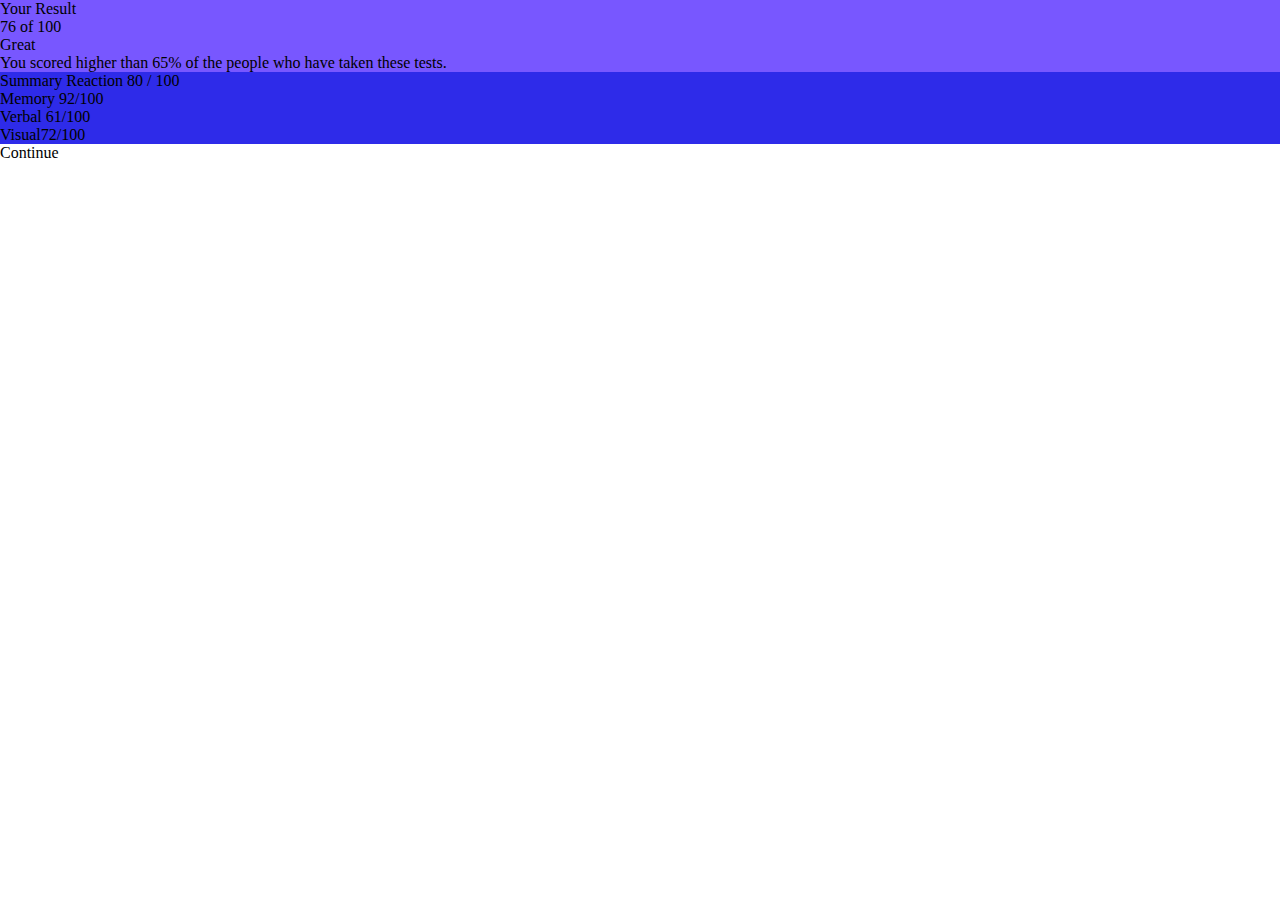
<file: maquetado_1/index.html>
<!DOCTYPE html>
<html lang="en">
<head>
  <meta charset="UTF-8">
  <meta name="viewport" content="width=device-width, initial-scale=1.0"> <!-- displays site properly based on user's device -->

  <link rel="stylesheet" href="./styles.css">
  
  <title>Frontend Mentor | Results summary component</title>

  <!-- Feel free to remove these styles or customise in your own stylesheet 👍 -->
  <style>
    .attribution { font-size: 11px; text-align: center; }
    .attribution a { color: hsl(228, 45%, 44%); }
  </style>
</head>
<body>
  <div class="box">
    <div class="box_1">Your Result</div>
    <div class="box_1"> <span>76</span> 
      of 100</div>
    <div class="box_1">
      <span>Great</span>
      <p>You scored higher than 65% of the people who have taken these tests.</p>
    </div>
    
  </div>

 <div class="container">
  <div class="sumarry">Summary 
    Reaction
   <span>80</span> / 100
  </div> 

  <div class="memory"> Memory <span>92</span>/100</div>
  <div class="verbal">Verbal <span>61</span>/100</div>
  <div class="visual">Visual<span>72</span>/100</div>

 </div>
  
  <div>Continue</div>

  
  </body>
</html>
</file>
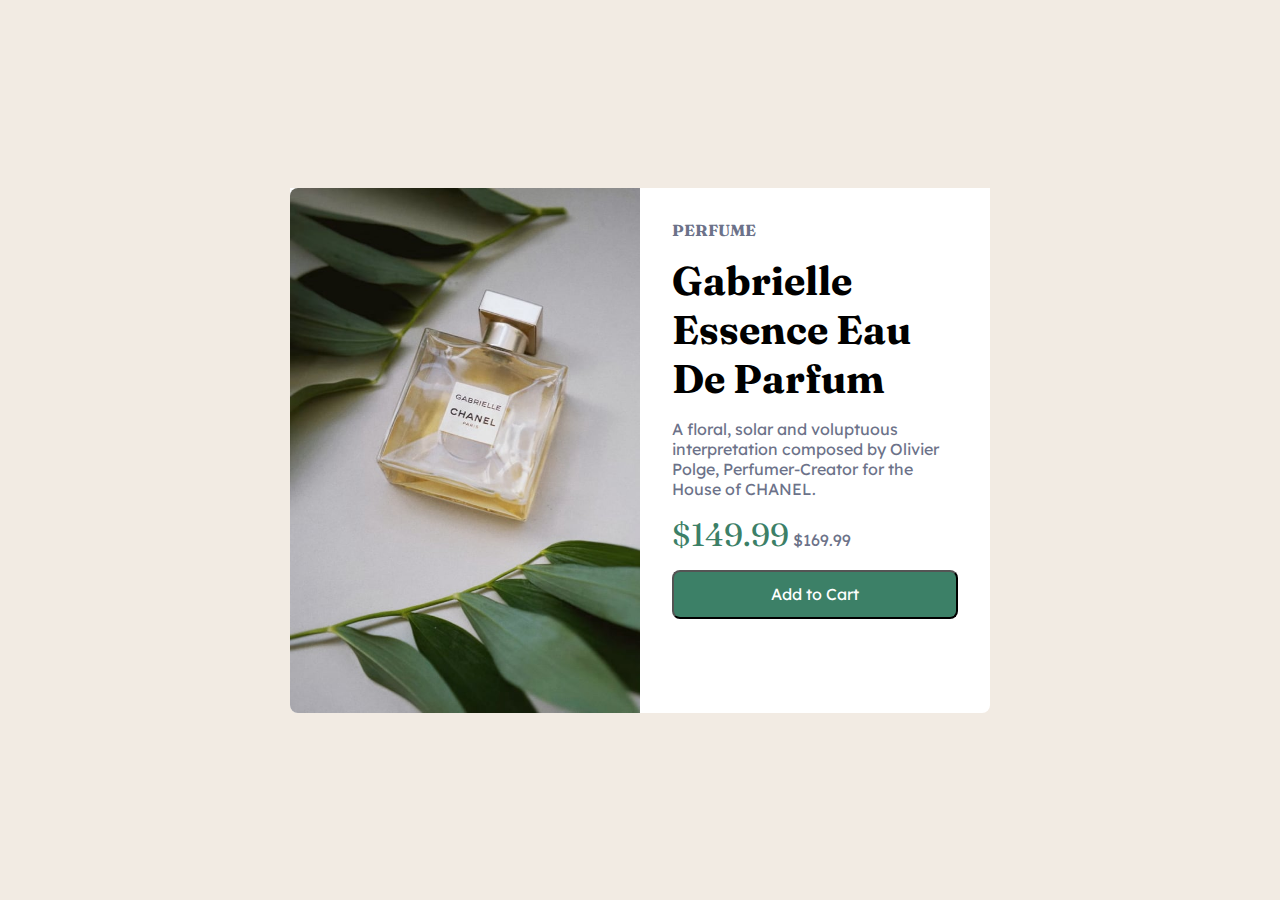
<file: maquetado_2/index.html>
<!DOCTYPE html>
<html lang="en">
<head>
  <meta charset="UTF-8">
  <meta name="viewport" content="width=device-width, initial-scale=1.0"> <!-- displays site properly based on user's device -->

  <link rel="icon" type="image/png" sizes="32x32" href="./src/images/favicon-32x32.png">
  <link rel="stylesheet" href="./styles.css">
  <title>Frontend Mentor | Product preview card component</title>


  
</head>
<body>

  <div class="container">
    <div class="box">

      <div class="boxs">
        <img class="img_movil" src="./src/images/image-product-mobile.jpg" alt="imagen movil">
        <img class="imag_desktop" src="./src/images/image-product-desktop.jpg" alt="imagen desktop">
      </div>
  
      <div class="box_inf">
  
        <h4>PERFUME</h4>
        <h2>Gabrielle Essence Eau De Parfum</h2>
        <p class="box_par">
          A floral, solar and voluptuous interpretation composed by Olivier Polge, 
          Perfumer-Creator for the House of CHANEL. 
        </p>
        <div class="box_precio">
          <p> <span>$149.99</span>
            $169.99</p>
        </div>
        
          <button class="box_btn">Add to Cart
            <!-- <img class="box_car" src="./src/images/icon-cart.svg" alt="carrito"> -->
          </button>
          
      </div>
  
      
  
        </div>


  </div>


  

 
  
</body>
</html>
</file>
<file: maquetado_1/styles.css>
*{
    margin: 0;
    padding: 0;
}


:root{
    --Lightred:hsl(0, 100%, 67%);
    --Orangeyyellow: hsl(39, 100%, 56%);
    --Greenteal: hsl(166, 100%, 37%);
    --Cobaltblue: hsl(234, 85%, 45%);

    --Lightslateblue: hsl(252, 100%, 67%);
    --Lightroyalblue : hsl(241, 81%, 54%);

    --Violetblue: hsla(256, 72%, 46%, 1);
    --Persianblue: hsla(241, 72%, 46%, 0);
    --White: hsl(0, 0%, 100%);
    --Paleblue: hsl(221, 100%, 96%);
    --Lighlavender: hsl(241, 100%, 89%);
    --Darkgrayblue: hsl(224, 30%, 27%);
}
.box{
    display: flex;
    flex-direction: column ;
    background-color: var(--Lightslateblue);
}


.container{
    background-color: hsl(241, 81%, 54%);
    display: flex;
    flex-direction: column ;
}
</file>
<file: maquetado_2/styles.css>
@import url('https://fonts.googleapis.com/css2?family=Fraunces:wght@700&family=Lexend+Deca:wght@400;700&family=Montserrat:ital,wght@0,100;0,200;0,300;0,400;0,600;0,800;0,900;1,100;1,200;1,300;1,400;1,500;1,600;1,700;1,800;1,900&display=swap');
@import url('https://fonts.googleapis.com/css2?family=Lexend+Deca:wght@400;700&family=Montserrat:ital,wght@0,100;0,200;0,300;0,400;0,600;0,800;0,900;1,100;1,200;1,300;1,400;1,500;1,600;1,700;1,800;1,900&display=swap');
*{
    margin: 0;
    padding: 0;
    box-sizing: border-box;
}


:root{
    
--Darkcyan: hsl(158, 36%, 37%);
--Cream: hsl(30, 38%, 92%);

--Verydarkblue: hsl(212, 21%, 14%);
--Darkgrayishblue: hsl(228, 12%, 48%);
--White: hsl(0, 0%, 100%);
}

.container {
    background-color: var(--Cream);
    padding: 2rem;
    display: flex;
    justify-content: center;
    align-items: center;
    min-height: 100vh;
}

.box{
    max-width: 700px;
    background-color: var(--White);
    border-bottom-left-radius: 0.5rem;
    border-bottom-right-radius: 0.5rem;
}

img{
    display: block;
    width: 100%;
    
    
}

.img_movil{
    border-top-right-radius: 0.5rem;
    border-top-left-radius: 0.5rem;

}

.imag_desktop{
    display: none;
}

.box_inf{
    display: flex;
    flex-direction: column;
    gap:1rem ;
    padding: 2rem;
    border: 0.5rem;
}


.box_inf h2{
    font-size:2.5rem ;

    font-family: 'Fraunces', serif;

}
.box_inf h4{
    color: var(--Darkgrayishblue);
    
    font-family: 'Fraunces', serif;
}

p{
    color: var(--Darkgrayishblue);
    
    font-family: 'Lexend Deca', sans-serif;
}

.box_precio p span{
color: var(--Darkcyan);
font-family: 'Fraunces', serif;
font-size: 2rem;

}

.box_btn{
    color: var(--White);
    background-color: var(--Darkcyan);
    border-radius: 0.5rem;
    padding: 0.8rem;
    font-size: 1rem;
    font-family: 'Lexend Deca', sans-serif;

}

@media(min-width:700px){
    
    
    .img_movil{
        display: none;

    }
    .imag_desktop{
        display: block;
        width: 100%;
        border-top-left-radius: 0.5rem;
        border-bottom-left-radius: 0.5rem;
       
    }
    
    .box{
        
        display: grid;
        grid-template-columns: 1fr 1fr;
        
        

    }
    




}
</file>
